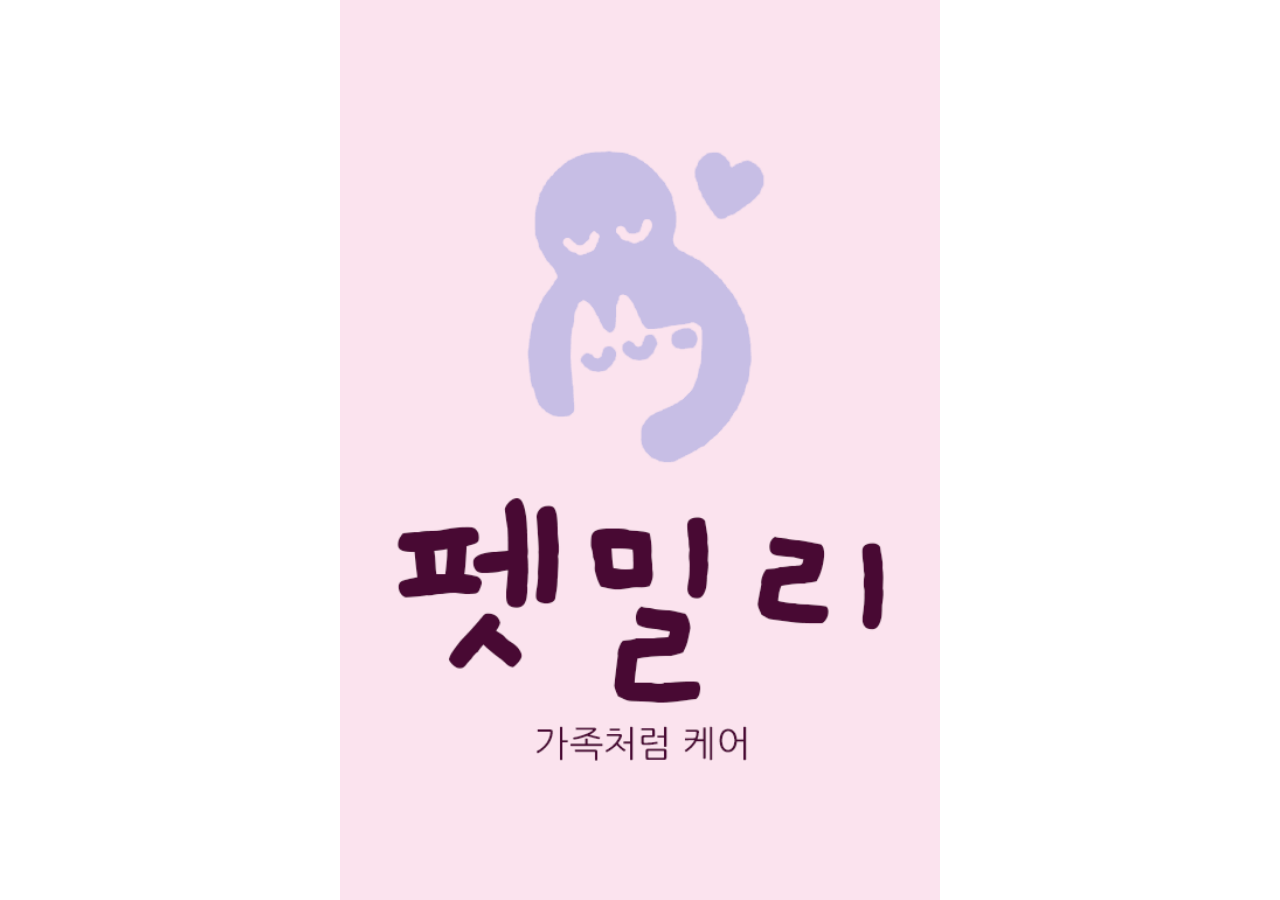
<file: index.html>
<!DOCTYPE html>
<html lang="en">
<head>
    <meta charset="UTF-8">
    <meta name="viewport" content="width=device-width, initial-scale=1.0">
    <title>PETMILY-시작화면</title>
    <link rel="stylesheet" href="css/style.css">
</head>
<body>
    <div id="layout">
        <div id="startscreen"><img src="images/3.png" alt="logo"></div>
        <header>
            <h1>
                <img src="images/4-1.png" alt="로고">
            </h1>
        </header>
        <main>
            <h2><a href="02_select/index.html">시작하기</a></h2>
        </main>
        <footer>
            <p>
                <a href="#">이용약관</a>
                <a href="11_privacy/index.html">개인정보처리방침</a>
                <a href="10_enquiry/index.html">문의하기</a>
            </p>
        </footer>
    </div>
</body>
</html>
</file>
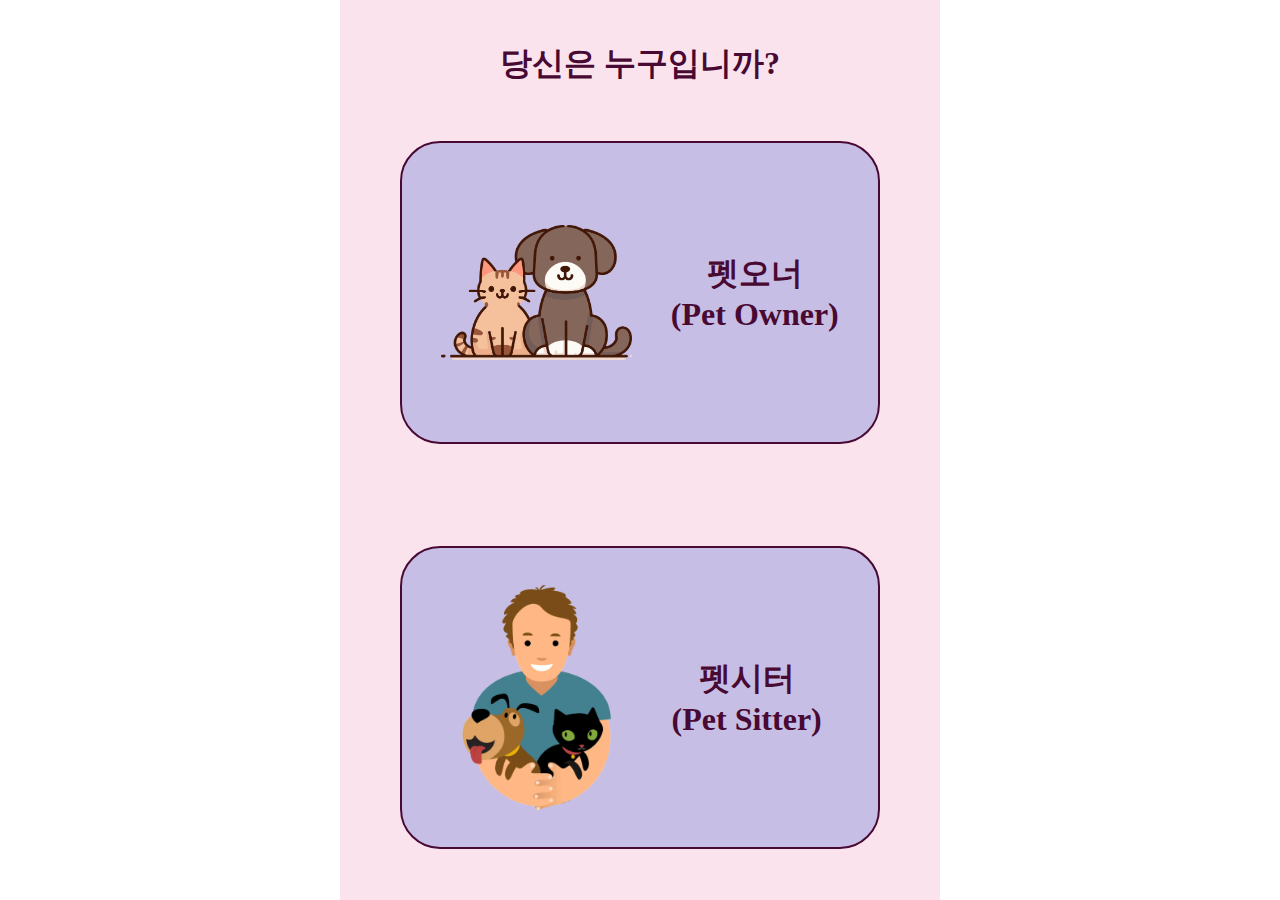
<file: 02_select/index.html>
<!DOCTYPE html>
<html lang="en">

<head>
    <meta charset="UTF-8">
    <meta name="viewport" content="width=device-width, initial-scale=1.0">
    <title>PETMILY-선택화면</title>
    <link rel="stylesheet" href="css/style.css">
    <script src="js/script.js"></script>
</head>
<body>
    <div id="layout">
        <!-- 상단 -->
        <header>당신은 누구입니까?</header>

        <!-- 메인 -->
        <main>
            <section id="owner">
                <h2><a href="#" id="ownerLink"><img src="../images/petowner.png" alt="pet owner">펫오너<br>(Pet Owner)</a></h2>
            </section>
            <section id="sitter">
                <h2><a href="../03_home/index.html"><img src="../images/petsitter.png" alt="pet sitter">펫시터<br>(Pet Sitter)</a></h2>
            </section>
        </main>
        
        <!-- 어두운 배경 -->
        <div id="overlay"></div>

        <!-- 팝업 -->
        <div id="popup">
            <p>지금 바로 펫시터 요청카드를 등록하시겠습니까?</p>
            <button id="yesButton">Yes</button>
            <button id="noButton">No</button>
        </div>
    </div>

</body>

</html>
</file>
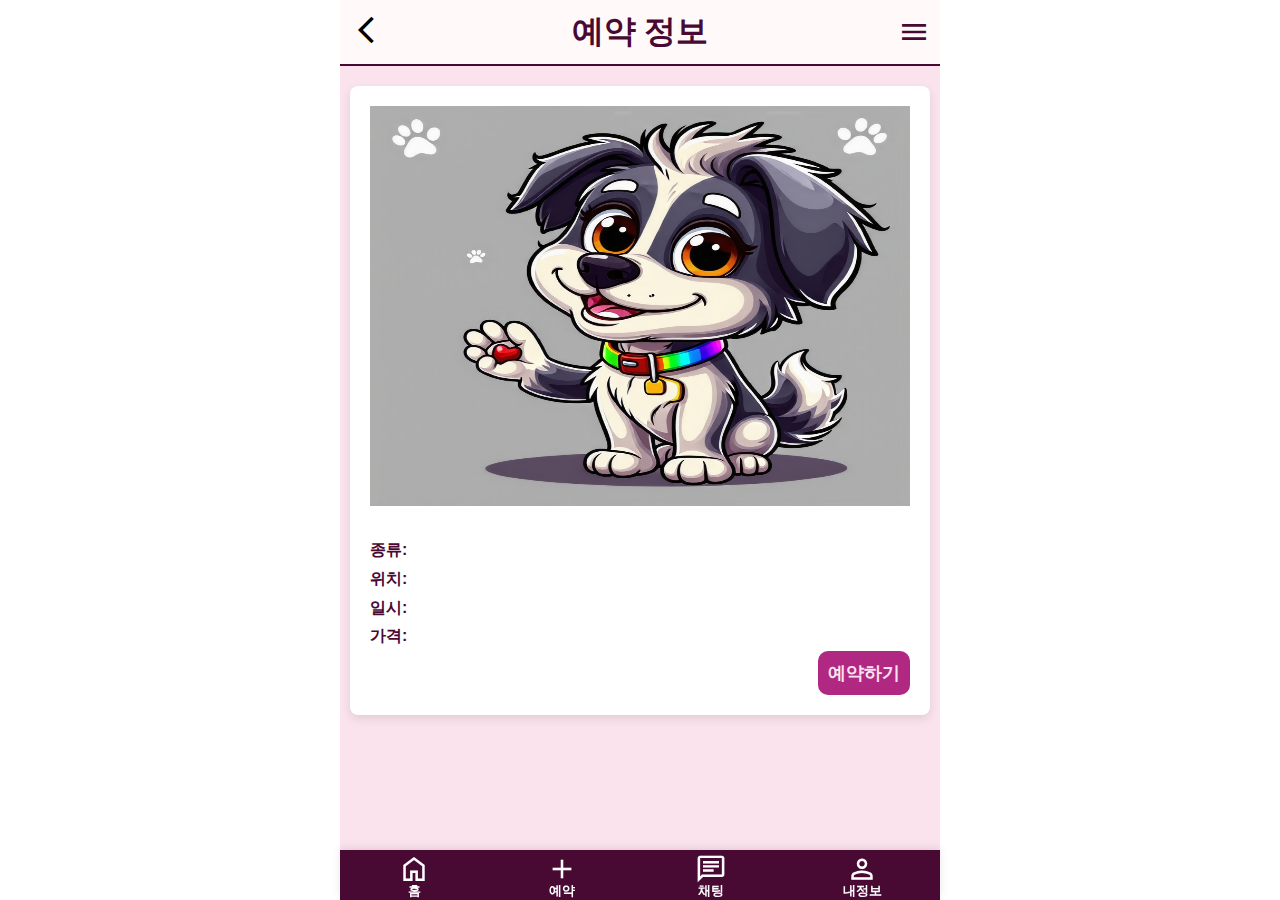
<file: 03. home_detail/index.html>
<!DOCTYPE html>
<html lang="en">
<head>
    <meta charset="UTF-8">
    <meta name="viewport" content="width=device-width, initial-scale=1.0">
    <title>PETMILY - 요청카드화면</title>
    <link rel="stylesheet" href="css/style.css">
    <link rel="stylesheet" href="../css/header.css">
    <link rel="stylesheet" href="../css/nav.css">
    <script src="../js/header.js"></script>
    <script src="js/script.js"></script>
    <link rel="stylesheet" href="https://fonts.googleapis.com/css2?family=Material+Symbols+Outlined:opsz,wght,FILL,GRAD@20..48,100..700,0..1,-50..200">
</head>
<body>
    <div id="layout">
        <!-- 상단 -->
        <header>
            <a href="../03_home/index.html"><span class="material-symbols-outlined">arrow_back_ios_new</span></a>

            <h1>예약 정보</h1>

            <span id="menu-button" class="material-symbols-outlined">menu</span>

            <!-- 메뉴 -->
             <div id="menu">
                <a href="#" id="login">로그인</a>
                <ul>
                    <li>
                        <a href="#" class="mainMenu">펫오너</a>
                        <nav>
                            <a href="../04_reservation/index.html" class="subMenu">예약하기</a>
                        </nav>
                    </li>
                    <li>
                        <a href="#" class="mainMenu">펫시터</a>
                        <nav>
                            <a href="../03_home/index.html" class="subMenu">산책 서비스</a>
                            <a href="../03_home/index.html" class="subMenu">돌봄 서비스</a>
                        </nav>
                    </li>
                </ul>
             </div>
             <div id="black"></div>
        </header>

        <!-- 메인 -->
        <main>
            <section class="reservation-detail">
                <div class="image-container">
                    <img src="../images/pet5.png" alt="펫 이미지1" class="petImage">
                    <img src="../images/pet3.png" alt="펫 이미지2" class="petImage">
                    <img src="../images/pet4.png" alt="펫 이미지3" class="petImage">
                </div>
                <div class="info-container">
                    <h2 id="serviceType"></h2>
                    <p><strong>종류:</strong> <span id="petType"></span></p>
                    <p><strong>위치:</strong> <span id="location"></span></p>
                    <p><strong>일시:</strong> <span id="date"></span></p>
                    <p><strong>가격:</strong> <span id="price"></span></p>
                </div>
            </section>
    
            <section class="action-buttons">
                <button id="confirm-button">예약하기</button>
            </section>
        </main>

        <!-- 하단 네비게이션 바 -->
        <div id="nav">
                <a href="../03_home/index.html" class="material-symbols-outlined">home<br><b>홈</b></a>
         
                <a href="../04_reservation/index.html" class="material-symbols-outlined">add<br><b>예약</b></a>   
         
                <a href="../05_chat/index.html" class="material-symbols-outlined">chat<br><b>채팅</b></a>   
         
                <a href="../06_myinfo/index.html" class="material-symbols-outlined">person<br><b>내정보</b></a>   
        </div>
    </div>
</body>
</html>
</file>
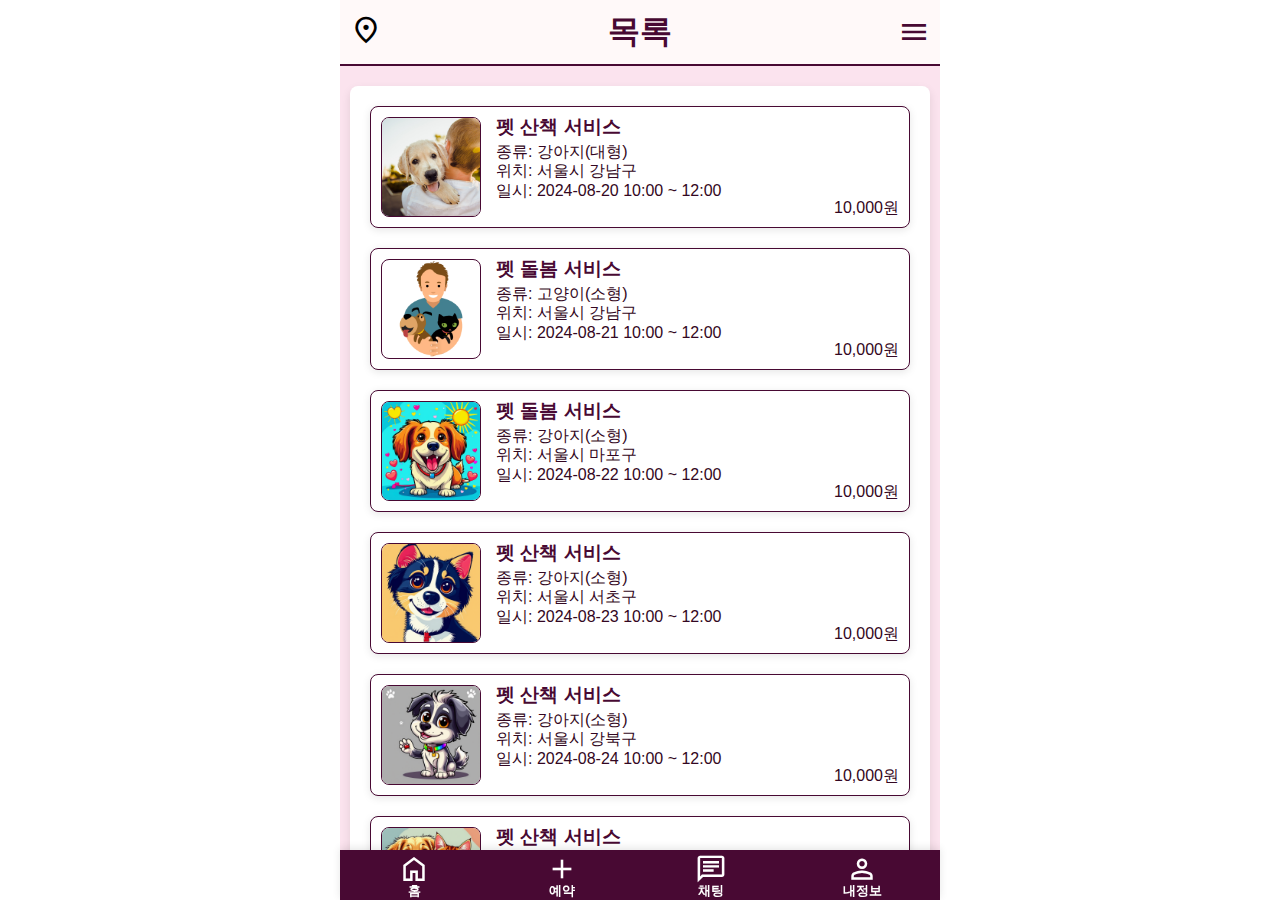
<file: 03_home/index.html>
<!DOCTYPE html>
<html lang="en">
<head>
    <meta charset="UTF-8">
    <meta name="viewport" content="width=device-width, initial-scale=1.0">
    <title>PETMILY - 홈화면</title>
    <link rel="stylesheet" href="css/style.css">
    <link rel="stylesheet" href="../css/header.css">
    <link rel="stylesheet" href="../css/nav.css">
    <script src="../js/header.js"></script>
    <script src="js/script.js"></script>
    <link rel="stylesheet" href="https://fonts.googleapis.com/css2?family=Material+Symbols+Outlined:opsz,wght,FILL,GRAD@20..48,100..700,0..1,-50..200">
</head>
<body>
    <div id="layout">
        <!-- 상단 -->
        <header>
            <a href="#"><span class="material-symbols-outlined">location_on</span></a>

            <h1>목록</h1>

            <span id="menu-button" class="material-symbols-outlined">menu</span>

            <!-- 메뉴 -->
             <div id="menu">
                <a href="#" id="login">로그인</a>
                <ul>
                    <li>
                        <a href="#" class="mainMenu">펫오너</a>
                        <nav>
                            <a href="../04_reservation/index.html" class="subMenu">예약하기</a>
                        </nav>
                    </li>
                    <li>
                        <a href="#" class="mainMenu">펫시터</a>
                        <nav>
                            <a href="../03_home/index.html" class="subMenu">산책 서비스</a>
                            <a href="../03_home/index.html" class="subMenu">돌봄 서비스</a>
                        </nav>
                    </li>
                </ul>
             </div>
             <div id="black"></div>
        </header>

        <!-- 메인 -->
        <main>
            <div class="request-card">
                <div><img src="../images/pet1.jpg" alt="pet"></div>
                <div>
                    <h3>펫 산책 서비스</h3>
                    <p>종류: 강아지(대형)</p>
                    <p>위치: 서울시 강남구</p>
                    <p>일시: 2024-08-20 10:00 ~ 12:00</p>
                    <p>10,000원</p>
                </div>
                <a href="#"></a>
            </div>

            <div class="request-card">
                <div><img src="../images/pet2.png" alt="pet"></div>
                <div>
                    <h3>펫 돌봄 서비스</h3>
                    <p>종류: 고양이(소형)</p>
                    <p>위치: 서울시 강남구</p>
                    <p>일시: 2024-08-21 10:00 ~ 12:00</p>
                    <p>10,000원</p>
                </div>
                <a href="#"></a>
            </div>

            <div class="request-card">
                <div><img src="../images/pet3.png" alt="pet"></div>
                <div>
                    <h3>펫 돌봄 서비스</h3>
                    <p>종류: 강아지(소형)</p>
                    <p>위치: 서울시 마포구</p>
                    <p>일시: 2024-08-22 10:00 ~ 12:00</p>
                    <p>10,000원</p>
                </div>
                <a href="#"></a>
            </div>

            <div class="request-card">
                <div><img src="../images/pet4.png" alt="pet"></div>
                <div>
                    <h3>펫 산책 서비스</h3>
                    <p>종류: 강아지(소형)</p>
                    <p>위치: 서울시 서초구</p>
                    <p>일시: 2024-08-23 10:00 ~ 12:00</p>
                    <p>10,000원</p>
                </div>
                <a href="#"></a>
            </div>

            <div class="request-card">
                <div><img src="../images/pet5.png" alt="pet"></div>
                <div>
                    <h3>펫 산책 서비스</h3>
                    <p>종류: 강아지(소형)</p>
                    <p>위치: 서울시 강북구</p>
                    <p>일시: 2024-08-24 10:00 ~ 12:00</p>
                    <p>10,000원</p>
                </div>
                <a href="#"></a>
            </div>

            <div class="request-card">
                <div><img src="../images/pet6.png" alt="pet"></div>
                <div>
                    <h3>펫 산책 서비스</h3>
                    <p>종류: 햄스터(소형)</p>
                    <p>위치: 서울시 강남구</p>
                    <p>일시: 2024-08-25 10:00 ~ 12:00</p>
                    <p>10,000원</p>
                </div>
                <a href="#"></a>
            </div>

            <!-- 추가 요청 카드들 -->
        </main>

        <!-- 하단 네비게이션 바 -->
        <div id="nav">
                <a href="../03_home/index.html" class="material-symbols-outlined">home<br><b>홈</b></a>
         
                <a href="../04_reservation/index.html" class="material-symbols-outlined">add<br><b>예약</b></a>   
         
                <a href="../05_chat/index.html" class="material-symbols-outlined">chat<br><b>채팅</b></a>   
         
                <a href="../06_myinfo/index.html" class="material-symbols-outlined">person<br><b>내정보</b></a>   
        </div>
    </div>
</body>
</html>
</file>
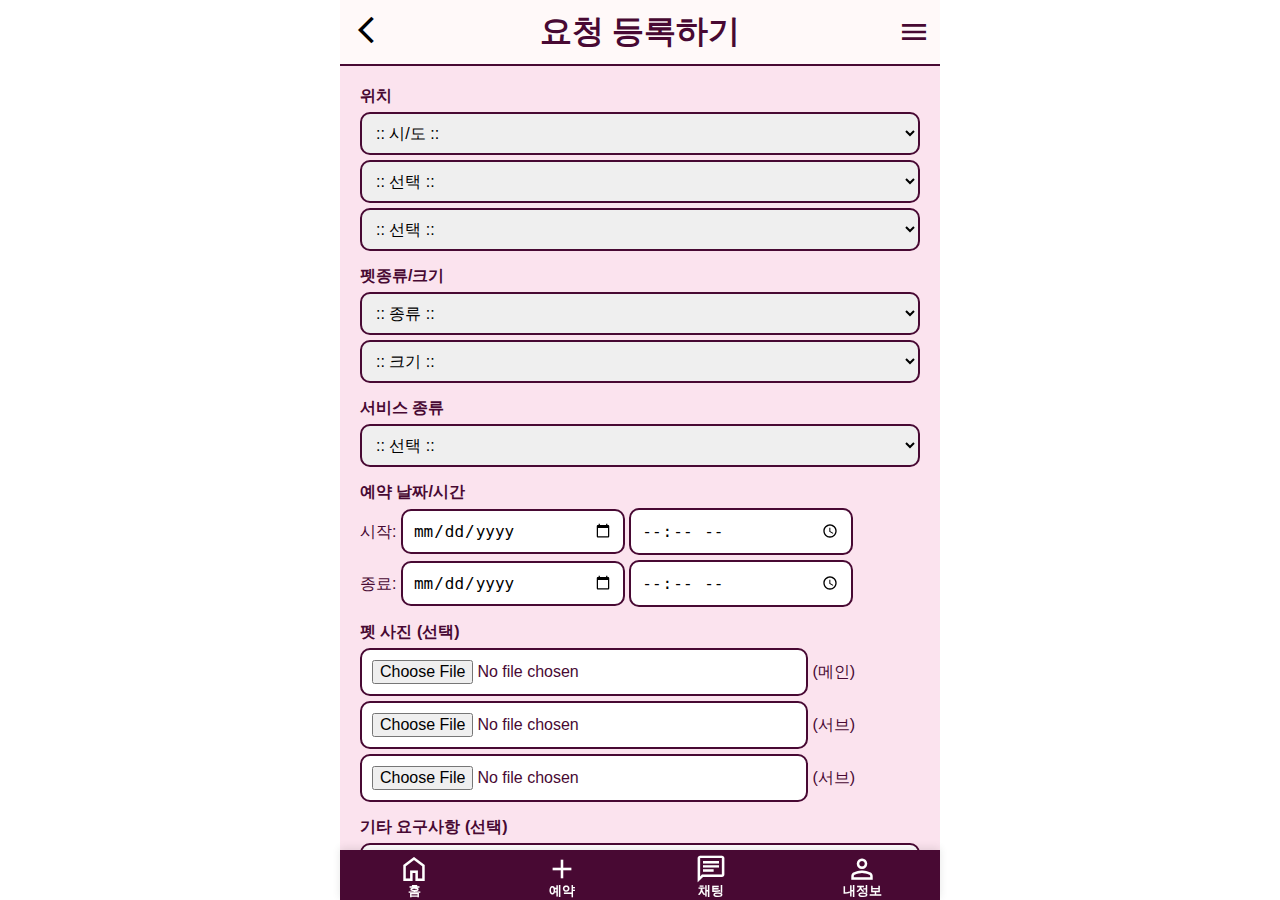
<file: 04_reservation/index.html>
<!DOCTYPE html>
<html lang="en">
<head>
    <meta charset="UTF-8">
    <meta name="viewport" content="width=device-width, initial-scale=1.0">
    <title>PETMILY - 예약화면</title>
    <link rel="stylesheet" href="css/style.css">
    <link rel="stylesheet" href="../css/header.css">
    <link rel="stylesheet" href="../css/nav.css">
    <script src="../js/header.js"></script>
    <link rel="stylesheet" href="https://fonts.googleapis.com/css2?family=Material+Symbols+Outlined:opsz,wght,FILL,GRAD@20..48,100..700,0..1,-50..200">
</head>
<body>
    <div id="layout">
        <!-- 상단 -->
        <header>
            <a href="../03_home/index.html"><span class="material-symbols-outlined">arrow_back_ios_new</span></a>

            <h1>요청 등록하기</h1>

            <span id="menu-button" class="material-symbols-outlined">menu</span>

            <!-- 메뉴 -->
            <div id="menu">
                <a href="#" id="login">로그인</a>
                <ul>
                    <li>
                        <a href="#" class="mainMenu">펫오너</a>
                        <nav>
                            <a href="../04_reservation/index.html" class="subMenu">예약하기</a>
                        </nav>
                    </li>
                    <li>
                        <a href="#" class="mainMenu">펫시터</a>
                        <nav>
                            <a href="../03_home/index.html" class="subMenu">산책 서비스</a>
                            <a href="../03_home/index.html" class="subMenu">돌봄 서비스</a>
                        </nav>
                    </li>
                </ul>
            </div>
            <div id="black"></div>
        </header>

        <!-- 메인 -->
        <main>
            <form>
                <div>
                    <label for="location">위치</label>
                    <!-- <input type="text" id="location" name="location" placeholder="위치를 입력하세요" required> -->
                     <div>
                        <!-- 시/도 -->
                        <select id="location1" name="location" required>
                            <option value="">:: 시/도 ::</option>
                            <option value="">서울특별시</option>
                            <option value="">부산광역시</option>
                            <option value="">대구광역시</option>
                            <option value="">인천광역시</option>
                            <option value="">광주광역시</option>
                            <option value="">대전광역시</option>
                            <option value="">울산광역시</option>
                            <option value="">세종특별자치시</option>
                            <option value="">경기도</option>
                            <option value="">등</option>
                        </select>

                        <!-- 군/구/시 -->
                        <select id="location2" name="location" required>
                            <option value="">:: 선택 ::</option>
                            <option value="">가평군</option>
                            <option value="">고양시 덕양구</option>
                            <option value="">고양시 일산동구</option>
                            <option value="">고양시 일산서구</option>
                            <option value="">과천시</option>
                            <option value="">광명시</option>
                            <option value="">광주시</option>
                            <option value="">구리시</option>
                            <option value="">군포시</option>
                            <option value="">김포시</option>
                            <option value="">남양주시</option>
                            <option value="">동두천시</option>
                            <option value="">부천시 소사구</option>
                            <option value="">부천시 오정구</option>
                            <option value="">부천시 원미구</option>
                            <option value="">성남시 분당구</option>
                            <option value="">성남시 수정구</option>
                            <option value="">성남시 중원구</option>
                            <option value="">성남시 중원구</option>
                            <option value="">수원시 권선구</option>
                            <option value="">수원시 영통구</option>
                            <option value="">수원시 장안구</option>
                            <option value="">수원시 팔달구</option>
                            <option value="">시흥시</option>
                            <option value="">안산시 단원구</option>
                            <option value="">안산시 상록구</option>
                            <option value="">등</option>
                        </select>

                        <!-- 면/읍/동 -->
                        <select id="location3" name="location" required>
                            <option value="">:: 선택 ::</option>
                            <option value="">건건동</option>
                            <option value="">본오동</option>
                            <option value="">부곡동</option>
                            <option value="">사동</option>
                            <option value="">사사동</option>
                            <option value="">성포동</option>
                            <option value="">수암동</option>
                            <option value="">양상동</option>
                            <option value="">월피동</option>
                            <option value="">이동</option>
                            <option value="">일동</option>
                            <option value="">장상동</option>
                            <option value="">장하동</option>
                            <option value="">팔곡이동</option>
                            <option value="">팔곡일동</option>
                            <option value="">등</option>
                        </select>
                     </div>
                </div>

                <div>
                    <label for="pet-type&size">펫종류/크기</label>
                    <!-- <input type="text" id="pet-type" name="pet-type" placeholder="예: 소형견, 중형견 등" required> -->
                     <div>
                        <select id="pet-type" name="pet-type&size" required>
                            <option value="">:: 종류 ::</option>
                            <option value="walk">강아지</option>
                            <option value="care">고양이</option>
                            <option value="care">햄스터</option>
                            <option value="care">새</option>
                            <option value="care">기타</option>
                        </select>

                        <select id="pet-size" name="pet-type&size" required>
                            <option value="">:: 크기 ::</option>
                            <option value="walk">대형</option>
                            <option value="care">중형</option>
                            <option value="care">소형</option>
                        </select>
                     </div>
                </div>

                <div>
                    <label for="service-type">서비스 종류</label>
                    <div>
                        <select id="service-type" name="service-type" required>
                            <option value="">:: 선택 ::</option>
                            <option value="walk">산책</option>
                            <option value="care">돌봄</option>
                        </select>
                    </div>
                </div>

                <div>
                    <label for="reservation-datetime">예약 날짜/시간</label>
                    <div>
                        시작: 
                        <input type="date" id="reservation-start-date" name="reservation-date" required>
                        <input type="time" id="reservation-start-time" name="reservation-time" required>
                    </div>
                    <div>
                        종료: 
                        <input type="date" id="reservation-end-date" name="reservation-date" required>
                        <input type="time" id="reservation-end-time" name="reservation-time" required>
                    </div>
                </div>

                <div>
                    <label for="pet-photo">펫 사진 (선택)</label>
                    <div>
                        <input type="file" id="pet-photo1" name="pet-photo" accept="image/*"> (메인)
                        <input type="file" id="pet-photo2" name="pet-photo" accept="image/*"> (서브)
                        <input type="file" id="pet-photo3" name="pet-photo" accept="image/*"> (서브)
                    </div>
                </div>

                <div>
                    <label for="additional-requests">기타 요구사항 (선택)</label>
                    <div>
                        <textarea id="additional-requests" name="additional-requests" placeholder="추가 요구사항을 입력하세요"></textarea>
                    </div>
                </div>

                <div>
                    <label for="payment">지불 금액</label>
                    <div>
                        <input type="number" id="payment" name="payment" placeholder="지불 금액을 입력하세요" required>
                    </div>
                </div>

                <button type="submit">요청 등록하기</button>
            </form>
        </main>

        <!-- 하단 네비게이션 바 -->
        <div id="nav">
            <a href="../03_home/index.html" class="material-symbols-outlined">home<br><b>홈</b></a>
            <a href="../04_reservation/index.html" class="material-symbols-outlined">add<br><b>예약</b></a>
            <a href="../05_chat/index.html" class="material-symbols-outlined">chat<br><b>채팅</b></a>
            <a href="../06_myinfo/index.html" class="material-symbols-outlined">person<br><b>내정보</b></a>
        </div>
    </div>
</body>

</html>
</file>
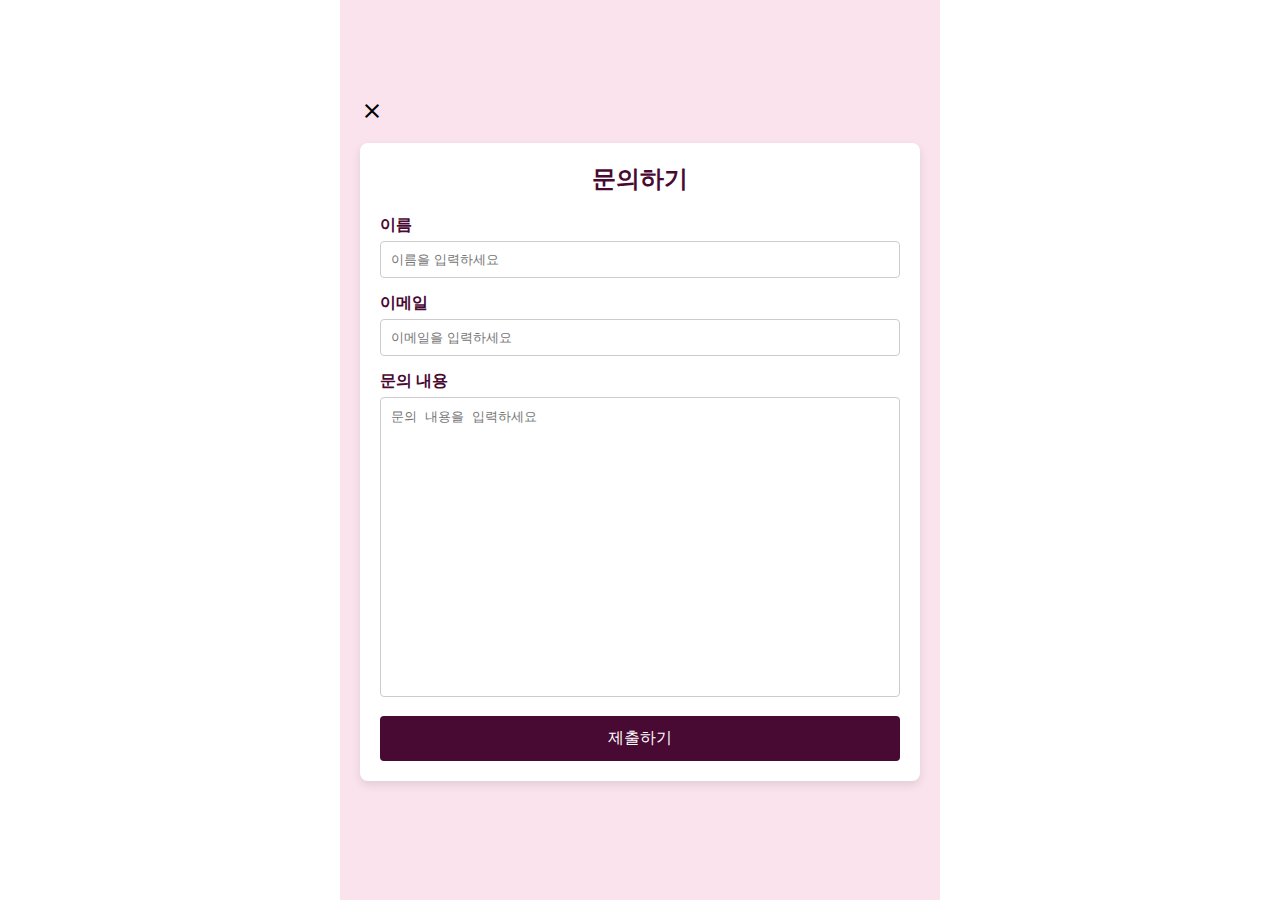
<file: 10_enquiry/index.html>
<!DOCTYPE html>
<html lang="en">
<head>
    <meta charset="UTF-8">
    <meta name="viewport" content="width=device-width, initial-scale=1.0">
    <title>PETMILY-문의화면</title>
    <link rel="stylesheet" href="css/style.css">
    <script src="js/script.js"></script>
    <link rel="stylesheet" href="https://fonts.googleapis.com/css2?family=Material+Symbols+Outlined:opsz,wght,FILL,GRAD@20..48,100..700,0..1,-50..200">
</head>
<body>
    <div id="layout">
        <header>
            <a href="../index.html"><span class="material-symbols-outlined">close</span></a>
        </header>
        <main>
            <h2>문의하기</h2>
            <form>
                <label for="name">이름</label>
                <input type="text" id="name" name="name" placeholder="이름을 입력하세요" required>
                
                <label for="email">이메일</label>
                <input type="email" id="email" name="email" placeholder="이메일을 입력하세요" required>
                
                <label for="message">문의 내용</label>
                <textarea id="message" name="message" placeholder="문의 내용을 입력하세요" required></textarea>
                
                <button type="submit" id="submitBtn">제출하기</button>
            </form>
        </main>
    </div>
    <div class="overlay"></div>
    <div class="popup">
        <h3>제출 완료</h3>
        <p>문의가 접수되었습니다. 답변까지 최대 일주일이 소요될 수 있습니다.</p>
        <button id="close">닫기</button>
    </div>
</body>
</html>
</file>
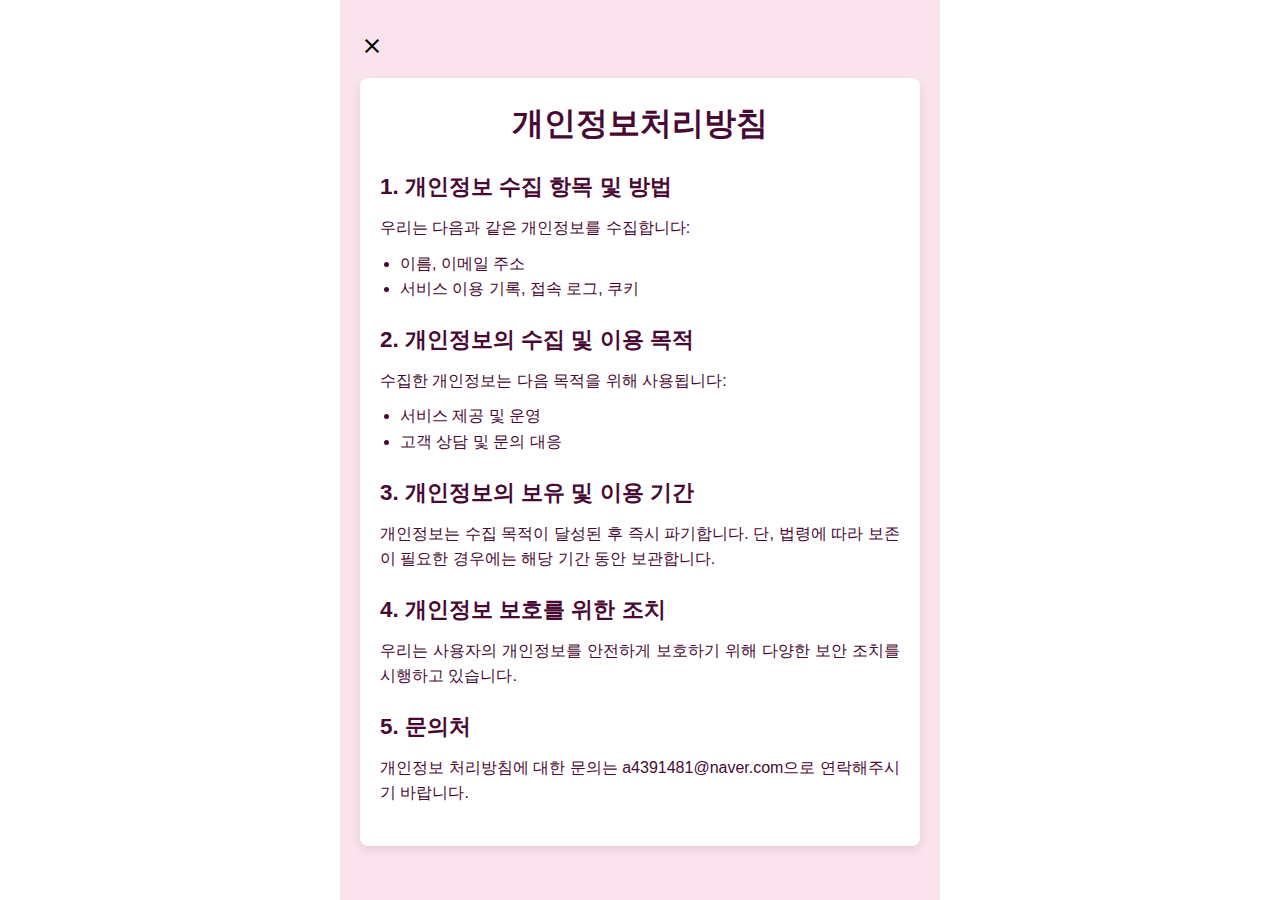
<file: 11_privacy/index.html>
<!DOCTYPE html>
<html lang="en">
<head>
    <meta charset="UTF-8">
    <meta name="viewport" content="width=device-width, initial-scale=1.0">
    <title>PETMILY - 개인정보처리방침</title>
    <link rel="stylesheet" href="css/style.css">
    <link rel="stylesheet" href="https://fonts.googleapis.com/css2?family=Material+Symbols+Outlined:opsz,wght,FILL,GRAD@20..48,100..700,0..1,-50..200">
</head>
<body>
    <div id="layout">
        <header>
            <a href="../index.html"><span class="material-symbols-outlined">close</span></a>
        </header>
        <main>
            <h1>개인정보처리방침</h1>
        
            <section>
                <h2>1. 개인정보 수집 항목 및 방법</h2>
                <p>우리는 다음과 같은 개인정보를 수집합니다:</p>
                <ul>
                    <li>이름, 이메일 주소</li>
                    <li>서비스 이용 기록, 접속 로그, 쿠키</li>
                </ul>
            </section>
    
            <section>
                <h2>2. 개인정보의 수집 및 이용 목적</h2>
                <p>수집한 개인정보는 다음 목적을 위해 사용됩니다:</p>
                <ul>
                    <li>서비스 제공 및 운영</li>
                    <li>고객 상담 및 문의 대응</li>
                </ul>
            </section>
    
            <section>
                <h2>3. 개인정보의 보유 및 이용 기간</h2>
                <p>개인정보는 수집 목적이 달성된 후 즉시 파기합니다. 단, 법령에 따라 보존이 필요한 경우에는 해당 기간 동안 보관합니다.</p>
            </section>
    
            <section>
                <h2>4. 개인정보 보호를 위한 조치</h2>
                <p>우리는 사용자의 개인정보를 안전하게 보호하기 위해 다양한 보안 조치를 시행하고 있습니다.</p>
            </section>
    
            <section>
                <h2>5. 문의처</h2>
                <p>개인정보 처리방침에 대한 문의는 <a href="mailto:a4391481@naver.com">a4391481@naver.com</a>으로 연락해주시기 바랍니다.</p>
            </section>
        </main>
    </div>
</body>
</html>
</file>
<file: css/style.css>
@charset "utf-8";


* {margin:0; padding:0; box-sizing: border-box;}

        :root {
            --white:white; --pink1:#fbe3ee; --pink2:#ff63ac; --pink3:#b12883; --pink4:#480933; --pink5: #330722; --purple:#c7bee5;
        }

        #layout {
            max-width: 600px;
            height: 100vh;
            margin: auto;
            overflow: hidden;
            background: var(--pink1);
            color: var(--pink4);
            /* background: #fbe3ee url('../images/3.png') no-repeat center center /contain; */
            /* contain이면 빈공간 있게 채워주고 cover이면 빈공간 없게 채움 */
        }

        a {
            text-decoration: none; color: black;
        }

        /***********************시작 로고 애니메이션***************************/
        #startscreen {
            width: 100%; height: 100%; align-content: center;
            animation: fade 3s 0.5s both; text-align: center;
        }

        #startscreen img {
            width: 100%; max-width: 520px;
        }
        
        @keyframes fade {
            0% {opacity: 0;}
            70% {opacity: 1;}
            100% {opacity: 0; display: none;}
        }

        /***********************header***************************/
        header {
            height: 70vh; width: 100%;
            animation: fade2 0.5s 3.5s both;
        }
        header h1 {
            width: 90%; height: 100%;
            margin: auto; align-content: center;
        }

        header h1 img {
            width: 100%;
        }

        



        /***********************main***************************/
        main {
            height: 25vh;
            animation: fade2 0.5s 3.5s both;
        }

        main h2 {
            width: 80%; margin: auto;
            text-align: center;
        }

        main h2 a {
            border: 2px solid var(--pink4);
            background-color: var(--purple);
            border-radius: 30px;
            color: var(--pink4);
            font-weight: bold; font-size: 2.5rem;
            display: inline-block;
            padding: 2% 20%;
        }

        main h2 a:hover {
            background-color: #b5a9df;
        }

        /***********************footer***************************/
        footer {
            height: 5vh;
            animation: fade2 0.5s 3.5s both;
        }
        
        footer p {
            text-align: center;
        }

        footer p a {
            margin: 0 3%;
            color: rgba(0, 0, 0, 0.3);
        }



        @keyframes fade2 {
            0% {opacity: 0;}
            100% {opacity: 1;}
        }

        /***********************패드(아이패드미니 이상)***************************/
        @media(min-width: 769px) {
            
        }

        /*********************데스크톱(아이패드프로 이상)*************************/
        @media(min-width: 1025px) {
            
        }
</file>
<file: 02_select/css/style.css>
@charset "utf-8";

* {
    margin: 0;
    padding: 0;
    box-sizing: border-box;
}

:root {
    --white: white;
    --pink1: #fbe3ee;
    --pink2: #ff63ac;
    --pink3: #b12883;
    --pink4: #480933;
    --pink5: #330722;
    --purple: #c7bee5;
}

#layout {
    max-width: 600px;
    height: 100vh;
    margin: auto;
    overflow: hidden;
    background: var(--pink1);
}

a {
    text-decoration: none;
    color: black;
}

/***********************header***************************/
header {
    text-align: center;
    padding: 7% 0 0;
    font-size: 2rem;
    font-weight: bold;
    color: var(--pink4);
    height: 10%;
}

/***********************main***************************/
main {
    height: 90%;
    width: 100%;
    display: flex;
    flex-direction: column;
    justify-content: center;
}

main section {
    height: 50%;
    position: relative;
    display: flex;
    align-items: center;
    justify-content: center;
    padding: 0 10%;
}

main section h2 {
    height: 75%;
    text-align: center;
}

main section a {
    border: 2px solid var(--pink4);
    background-color: var(--purple);
    border-radius: 30px;
    color: var(--pink4);
    display: flex;
    align-items: center;
    justify-content: center;
    width: 100%;
    height: 100%;
    font-weight: bold;
    font-size: x-large;
    justify-content: space-evenly;
}

main section a:hover {
    background-color: #b5a9df;
}

#owner img {
    width: 40%;
}

#sitter img {
    width: 33%;
}

/***********************팝업 스타일***************************/
#popup {
    display: none;
    position: fixed;
    top: 50%;
    left: 50%;
    transform: translate(-50%, -50%);
    background-color: var(--white);
    padding: 20px;
    box-shadow: 0 4px 8px rgba(0, 0, 0, 0.2);
    border-radius: 10px;
    text-align: center;
    z-index: 100;
    max-width: 80%;
    width: 300px;
}

#popup p {
    margin-bottom: 20px;
    color: var(--pink4);
    font-size: 1.2rem;
}

#popup button {
    padding: 10px 20px;
    margin: 0 10px;
    font-size: 1rem;
    border: none;
    border-radius: 5px;
    cursor: pointer;
    background-color: var(--pink3);
    color: var(--white);
}

#popup button:hover {
    background-color: var(--pink4);
}

#overlay {
    display: none;
    position: fixed;
    top: 0;
    left: 0;
    width: 100%;
    height: 100vh;
    background-color: rgba(0, 0, 0, 0.5);
    z-index: 99;
}


/***********************패드(아이패드미니 이상)***************************/
@media (min-width: 768px) {
    /* main section a {
        font-size: xx-large;
        border-radius: 40px;
    } */
}

/*********************데스크톱(아이패드프로 이상)*************************/
@media (min-width: 1025px) {
    main section a {
        font-size: xx-large;
        border-radius: 40px;
    }
}
</file>
<file: 03. home_detail/css/style.css>
@charset "utf-8";

::-webkit-scrollbar {width: 0;} /* 스크롤바 제거 */

        * { margin: 0; padding: 0; box-sizing: border-box; }

        :root {
            --white: white;
            --pink1: #fbe3ee;
            --pink2:#ff63ac;
            --pink3:#b12883;
            --pink4: #480933;
            --pink5: #330722;
            --purple: #c7bee5;
        }

        #layout {
            max-width: 600px;
            margin: auto;
            background: var(--pink1);
            font-family: Arial, sans-serif;
            color: var(--pink4);
            height: 100vh;
            overflow-x: hidden;
            
        }

        a {
            text-decoration: none;
            color: black;
        }
        
        /***********************main***************************/

        
        main {
            background: var(--white);
            margin: 10px;
            padding: 20px;
            border-radius: 8px;
            box-shadow: 0 4px 10px rgba(0, 0, 0, 0.1);
            margin-bottom: 70px; /* 하단 네비게이션 바 위 공간 확보 */
        }
        
        .reservation-detail {
            overflow: hidden;
            width: 100%;
        }

        .image-container {
            display: flex;
            position: relative;
            width: 300%;
            left: 0px;
            height: 300px;
            margin-bottom: 30px;
        }

        .image-container img {
            display: block;
            width: 100%;
        }

        .info-container {
            line-height: 180%;
        }
        
        .info-container h2 {
            margin-bottom: 10px;
        }

        .action-buttons {
            text-align: right;
        }

        .action-buttons button {
            font-size: 1.1rem;
            font-weight: bold;
            color: var(--pink1);
            padding: 10px;
            background-color: var(--pink3);
            border: none;
            border-radius: 10px;
            cursor: pointer;
        }


        /***********************패드(아이패드미니 이상)***************************/
        @media(min-width: 769px) {
            .image-container {
                height: 300px;
            }
        }

        /*********************데스크톱(아이패드프로 이상)*************************/
        @media(min-width: 1025px) {
            .image-container {
                height: 400px;
            }
        }
</file>
<file: css/header.css>
@charset "utf-8";


/***********************header***************************/
header {
    display: flex;
    justify-content: space-between;
    align-items: center;
    padding: 10px;
    padding-bottom: 10px;
    border-bottom: 2px solid var(--pink4);
    margin-bottom: 20px;
    position: relative;
    background-color: #fff9f9
}

header span.material-symbols-outlined {
    font-variation-settings:
    'FILL' 0,
    'wght' 400,
    'GRAD' 0,
    'opsz' 24;
    font-size: 2rem;
    z-index: 99;
    cursor: pointer;
}

header h1 {
    color: var(--pink4);
    font-size: 2rem;
}

/***********************menu***************************/
#menu {
    position: absolute;
    top: 0;
    right: -50%;
    width: 50%;
    height: 100vh;
    padding: 20px;
    background-color: var(--pink4);
    transition: right 0.5s;
    z-index: 10;
}

#menu a {
    display: block;
    color: var(--white);
    width: fit-content;
}

#login {
    margin-bottom: 18%;
    text-decoration: underline;
}

#menu ul li {
    margin-bottom: 20px;
}

.mainMenu {
    font-size: 1.3rem;
    line-height: 200%;
}

.subMenu {
    font-size: 1rem;
    padding-left: 10px;
    line-height: 160%;
}

.subMenu::before {
    content: "- ";
}

.subMenu:hover {
    text-decoration: underline;
}

#black {
    position: fixed;
    top: 0;
    left: 0;
    width: 100%;
    max-width: 600px;
    height: 100vh;
    background-color: rgba(0, 0, 0, 0.5);
    z-index: 9;
    display: none;
}

/***********************패드(아이패드미니 이상)***************************/
@media(min-width: 769px) {
            
}

/*********************데스크톱(아이패드프로 이상)*************************/
@media(min-width: 1025px) {
    #black {
        left: calc((100% - 600px) / 2);
    }

}
</file>
<file: css/nav.css>
@charset "utf-8";


/***********************nav***************************/
#nav {
    position: fixed;
    bottom: 0;
    max-width: 600px;
    width: 100%;
    background-color: var(--pink4);
    display: flex;
    justify-content: space-around;
    align-items: center;
    height: 50px;
    box-shadow: 0 -2px 8px rgba(0, 0, 0, 0.1);
    margin: 0 auto;
    z-index: 11;
}

#nav a {
    color: var(--white);
    text-align: center;
    text-decoration: none;
    font-size: 2rem;
    line-height: 30%;
    padding: 13px 5% 5px;
}

#nav a b {
    font-size: 0.8rem;
}

#nav a:hover b {
    text-decoration: underline;
}

/***********************패드(아이패드미니 이상)***************************/
@media(min-width: 769px) {
            
}

/*********************데스크톱(아이패드프로 이상)*************************/
@media(min-width: 1025px) {
    
}
</file>
<file: 03_home/css/style.css>
@charset "utf-8";

::-webkit-scrollbar {width: 0;} /* 스크롤바 제거 */

        * { margin: 0; padding: 0; box-sizing: border-box; }

        :root {
            --white: white;
            --pink1: #fbe3ee;
            --pink2:#ff63ac;
            --pink3:#b12883;
            --pink4: #480933;
            --pink5: #330722;
            --purple: #c7bee5;
        }

        #layout {
            max-width: 600px;
            margin: auto;
            background: var(--pink1);
            font-family: Arial, sans-serif;
            color: var(--pink4);
            height: 100vh;
            overflow-x: hidden;
            
        }

        a {
            text-decoration: none;
            color: black;
        }
        
        /***********************main***************************/

        
        main {
            background: var(--white);
            margin: 10px;
            padding: 20px;
            border-radius: 8px;
            box-shadow: 0 4px 10px rgba(0, 0, 0, 0.1);
            margin-bottom: 70px; /* 하단 네비게이션 바 위 공간 확보 */
        }
        
        .request-card {
            background: var(--white);
            border: 1px solid var(--pink4);
            border-radius: 8px;
            padding: 10px;
            margin-bottom: 20px;
            box-shadow: 0 2px 8px rgba(0, 0, 0, 0.1);
            display: flex;
            align-items: center;
            position: relative;
        }
        
        /* 이미지 부분 */
        .request-card div:nth-of-type(1) {
            border: 1px solid var(--pink4);
            border-radius: 8px;
            width: 80px;
            height: 80px;
            margin-right: 15px;
            overflow: hidden;
            display: flex;
            align-items: center;
            justify-content: center;
        }

        .request-card img {
            height: 100%;
        }

        /* 내용 부분 */
        .request-card div:nth-of-type(2) {
            line-height: 100%;
            flex: 1;
            height: 85px;
            position: relative;
        }

        .request-card h3 {
            margin-bottom: 6px;
            font-size: 1rem;
            color: var(--pink4);
        }
        
        .request-card p {
            color: var(--pink5);
            font-size: 0.8rem;
            
        }

        .request-card p:nth-of-type(4) {
            position: absolute;
            text-align: right;
            bottom: 0;
            right: 0;
            font-size: 0.8rem;
        }

        .request-card a {
            position: absolute;
            top: 0;
            left: 0;
            width: 100%;
            height: 100%;
            background-color: transparent;
        }

        .request-card a:hover {
            background-color: rgba(0, 0, 0, 0.1);
        }


        /***********************패드(아이패드미니 이상)***************************/
        @media(min-width: 769px) {
            
        }

        /*********************데스크톱(아이패드프로 이상)*************************/
        @media(min-width: 1025px) {
            .request-card div:nth-of-type(1) {
                width: 100px;
                height: 100px;
            }

            .request-card div:nth-of-type(2) {
                line-height: 120%;
                height: 100px;
            }

            .request-card p {
                font-size: 1rem;
            }

            .request-card h3 {
                font-size: 1.2rem;
            }

            .request-card p:nth-of-type(4) {
                font-size: 1rem;
            }
        }
</file>
<file: 04_reservation/css/style.css>
@charset "utf-8";

::-webkit-scrollbar {
    width: 0;
}

* {
    margin: 0;
    padding: 0;
    box-sizing: border-box;
}

:root {
    --white: white;
    --pink1: #fbe3ee;
    --pink2: #ff63ac;
    --pink3: #b12883;
    --pink4: #480933;
    --pink5: #330722;
    --purple: #c7bee5;
}

#layout {
    max-width: 600px;
    margin: auto;
    background: var(--pink1);
    font-family: Arial, sans-serif;
    color: var(--pink4);
    height: 100vh;
    overflow-x: hidden;
    padding-bottom: 70px;
}

a {
    text-decoration: none;
    color: black;
}


/***********************main***************************/
main {
    padding: 0 20px;
}

form {
    display: flex;
    flex-direction: column;
    gap: 15px;
}

label {
    font-weight: bold;
    margin-bottom: 5px;
}

input[type="text"],
input[type="number"],
input[type="date"],
input[type="time"],
select,
textarea {
    padding: 10px;
    border: 2px solid var(--pink4);
    border-radius: 10px;
    font-size: 1rem;
    width: 100%;
    box-sizing: border-box;
    margin-top: 5px;
}

input[type="date"],
input[type="time"] {
    width: 40%;
}

input[type="file"] {
    padding: 10px;
    border: 2px solid var(--pink4);
    border-radius: 10px;
    font-size: 1rem;
    background-color: var(--white);
    margin-top: 5px;
    width: 80%;
}

input.value::after {
    content: "원";
}

textarea {
    resize: none;
    height: 100px;
}

button {
    background-color: var(--pink3);
    color: var(--white);
    padding: 10px 15px;
    font-size: 1rem;
    font-weight: bold;
    border: none;
    border-radius: 20px;
    cursor: pointer;
    transition: background-color 0.3s;
}

button:hover {
    background-color: var(--pink4);
}


/***********************패드(아이패드미니 이상)***************************/
@media(min-width: 769px) {
    
}

/*********************데스크톱(아이패드프로 이상)*************************/
@media(min-width: 1025px) {

}
</file>
<file: 10_enquiry/css/style.css>
@charset "utf-8";

* {margin:0; padding:0; box-sizing: border-box;}

        :root {
            --white:white; --pink1:#fbe3ee; --pink2:#ff63ac; --pink3:#b12883; --pink4:#480933; --pink5: #330722; --purple:#c7bee5;
        }

        #layout {
            max-width: 600px; height: 100vh;
            margin: auto; overflow: hidden; background: var(--pink1);
            align-content: center; padding: 20px;
            font-family: Arial, sans-serif;
            /* background: #fbe3ee url('../images/3.png') no-repeat center center /contain; */
            /* contain이면 빈공간 있게 채워주고 cover이면 빈공간 없게 채움 */
        }

        a {
            text-decoration: none; color: black;
        }

        /***********************header***************************/

        header a {
            display: flex;
            transform: translateY(-20px);
        }


        /***********************main***************************/
        main {
            background: var(--white);
            padding: 20px;
            border-radius: 8px;
            box-shadow: 0 4px 10px rgba(0, 0, 0, 0.1);
            width: 100%;
        }

        main h2 {
            margin-bottom: 20px;
            color: var(--pink4);
            text-align: center;
        }

        main label {
            display: block;
            margin-bottom: 5px;
            font-weight: bold;
            color: var(--pink4);
        }

        main input, main textarea {
            width: 100%;
            padding: 10px;
            margin-bottom: 15px;
            border: 1px solid #ccc;
            border-radius: 4px;
        }

        main textarea {
            resize: none;
            height: 200px;
        }

        main button {
            width: 100%;
            padding: 12px;
            background-color: var(--pink4);
            color: var(--white);
            border: none;
            border-radius: 4px;
            font-size: 16px;
            cursor: pointer;
        }

        main button:hover {
            background-color: var(--pink5);
        }

        /***********************popup***************************/
        /* 팝업 스타일 */
        .popup {
            display: none;
            position: fixed;
            top: 50%;
            left: 50%;
            transform: translate(-50%, -50%);
            background: var(--white);
            padding: 20px;
            border-radius: 8px;
            box-shadow: 0 4px 15px rgba(0, 0, 0, 0.1);
            width: 90%;
            max-width: 400px;
            z-index: 1000;
            text-align: center;
        }

        .popup h3 {
            color: var(--pink4);
            margin-bottom: 15px;
        }

        .popup p {
            color: var(--pink4);
            margin-bottom: 20px;
        }

        .popup button {
            background-color: var(--pink4);
            color: var(--white);
            padding: 10px 20px;
            border: none;
            border-radius: 4px;
            cursor: pointer;
        }

        .popup button:hover {
            background-color: var(--pink5);
        }

        .overlay {
            display: none;
            position: fixed;
            top: 0;
            left: 0;
            width: 100%;
            height: 100%;
            background: rgba(0, 0, 0, 0.4);
            z-index: 900;
        }

        /***********************패드(아이패드미니 이상)***************************/
        @media(min-width: 769px) {
            main textarea {
                height: 250px;
            }
        }
        
        /*********************데스크톱(아이패드프로 이상)*************************/
        @media(min-width: 1025px) {
            main textarea {
                height: 300px;
            }
        }
</file>
<file: 11_privacy/css/style.css>
@charset "utf-8";

* { margin: 0; padding: 0; box-sizing: border-box; }

        :root {
            --white: white;
            --pink1: #fbe3ee;
            --pink4: #480933;
        }

        #layout {
            max-width: 600px; height: 100%;
            margin: auto; background: var(--pink1);
            align-content: center; padding: 20px;
            font-family: Arial, sans-serif;
            line-height: 1.6;
            color: var(--pink4);
            /* background: #fbe3ee url('../images/3.png') no-repeat center center /contain; */
            /* contain이면 빈공간 있게 채워주고 cover이면 빈공간 없게 채움 */
        }

        a {
            text-decoration: none; color: black;
        }

        /***********************header***************************/

        header a {
            display: flex;
            transform: translateY(-20px);
        }


        /***********************main***************************/
        main {
            margin: auto;
            background: var(--white);
            padding: 20px;
            border-radius: 8px;
            box-shadow: 0 4px 10px rgba(0, 0, 0, 0.1);
        }

        h1 {
            text-align: center;
            margin-bottom: 20px;
            color: var(--pink4);
        }

        section {
            margin-bottom: 20px;
        }

        h2 {
            margin-bottom: 10px;
            color: var(--pink4);
            font-size: 1.2rem;
        }

        p {
            margin-bottom: 10px;
            text-align: justify;
        }

        ul {
            list-style-type: disc;
            margin-left: 20px;
        }

        main section a {
            color: var(--pink4);
            text-decoration: none;
        }

        main section a:hover {
            text-decoration: underline;
        }

        /***********************패드(아이패드미니 이상)***************************/
        @media(min-width: 769px) {
            #layout {
                height: 100vh;
            }
        }

        /*********************데스크톱(아이패드프로 이상)*************************/
        @media(min-width: 1025px) {
            h2 {
                font-size: 1.4rem;
            }
            #layout {
                height: 100vh;
            }
        }
</file>
